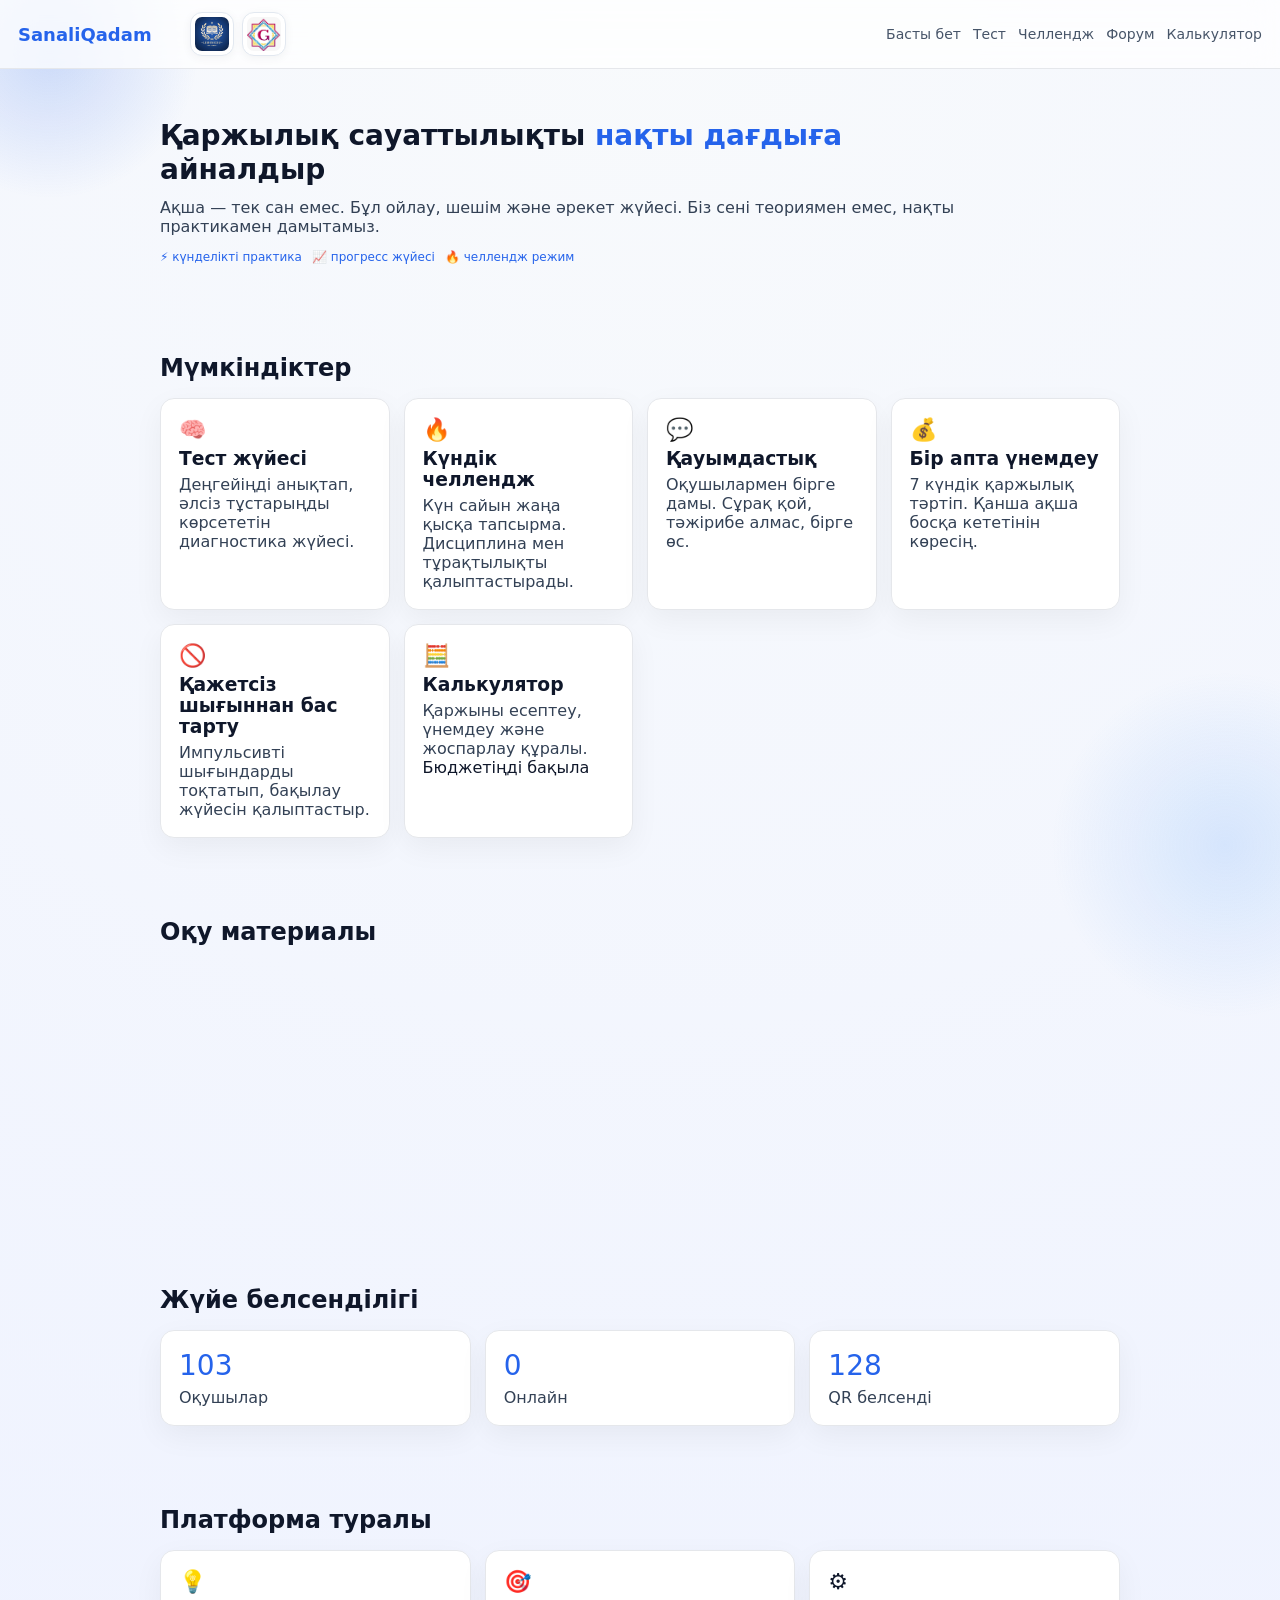
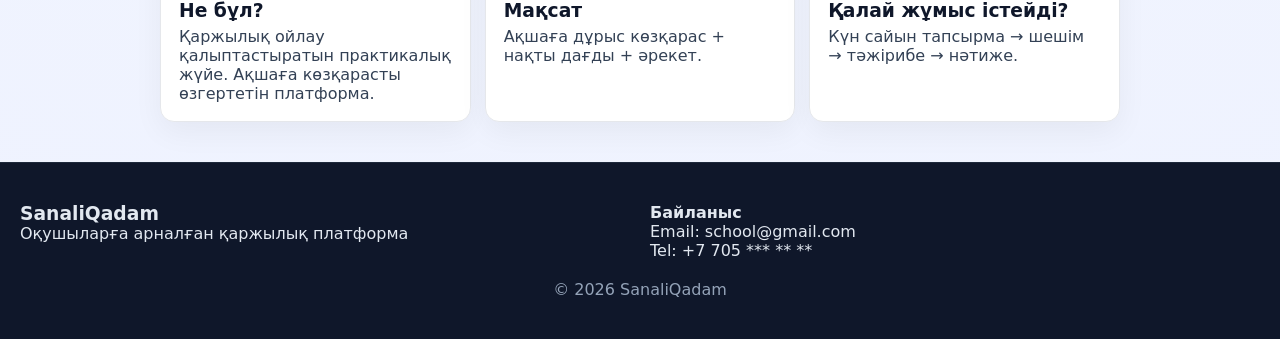
<file: index.html>
<!DOCTYPE html>
<html lang="kk">
<head>
<meta charset="utf-8">
<meta name="viewport" content="width=device-width, initial-scale=1">
<title>SanaliQadam</title>
<link rel="stylesheet" href="style.css">
</head>

<body>

<header class="main-header">

    <div class="header-left">
        <div class="logo">SanaliQadam</div>
    </div>

    <div class="header-center">
        <img src="img/logo1.jpg" class="logo-icon" title="Parl">
        <img src="img/logo2.jpeg" class="logo-icon" title="School">
    </div>

    <nav class="header-nav">
        <a href="index.html">Басты бет</a>
        <a href="test.html">Тест</a>
        <a href="challenge.html">Челлендж</a>
        <a href="forum.html">Форум</a>
        <a href="calc.html">Калькулятор</a>
    </nav>

</header>

<!-- HERO -->
<section class="hero fade">
    <div class="hero-box">
        <h1>Қаржылық сауаттылықты <span>нақты дағдыға</span> айналдыр</h1>

        <p>
            Ақша — тек сан емес. Бұл ойлау, шешім және әрекет жүйесі.
            Біз сені теориямен емес, нақты практикамен дамытамыз.
        </p>

        <div class="hero-badges">
            <span>⚡ күнделікті практика</span>
            <span>📈 прогресс жүйесі</span>
            <span>🔥 челлендж режим</span>
        </div>
    </div>
</section>

<!-- FEATURES -->
<section class="fade">
    <h2>Мүмкіндіктер</h2>

    <div class="grid">

        <a class="card" href="test.html">
            <div class="icon">🧠</div>
            <h3>Тест жүйесі</h3>
            <p>Деңгейіңді анықтап, әлсіз тұстарыңды көрсететін диагностика жүйесі.</p>
        </a>

        <a class="card" href="challenge.html">
            <div class="icon">🔥</div>
            <h3>Күндік челлендж</h3>
            <p>Күн сайын жаңа қысқа тапсырма. Дисциплина мен тұрақтылықты қалыптастырады.</p>    
        </a>

        <a class="card" href="forum.html">
            <div class="icon">💬</div>
            <h3>Қауымдастық</h3>
            <p>Оқушылармен бірге дамы. Сұрақ қой, тәжірибе алмас, бірге өс.</p> 
        </a>

        <a class="card" href="save.html">
            <div class="icon">💰</div>
            <h3>Бір апта үнемдеу</h3>
            <p>7 күндік қаржылық тәртіп. Қанша ақша босқа кететінін көресің.</p> 
        </a>

        <a class="card" href="impulse.html">
            <div class="icon">🚫</div>
            <h3>Қажетсіз шығыннан бас тарту</h3>
            <p>Импульсивті шығындарды тоқтатып, бақылау жүйесін қалыптастыр.</p> 
        </a>

        <!-- CALCULATOR -->
        <a class="card" href="calc.html">
            <div class="icon">🧮</div>
            <h3>Калькулятор</h3>
            <p>Қаржыны есептеу, үнемдеу және жоспарлау құралы.</p>
            <span class="hint">Бюджетіңді бақыла</span>
        </a>

    </div>
</section>

<!-- VIDEO -->
<section class="fade">
    <h2>Оқу материалы</h2>

	<div class="video">
	    <iframe width="1161" height="653" src="https://www.youtube.com/embed/3qI8qyip6tA?list=PL1zi6w66IrOctbJfv4SzRxbhUb30bmvwf" title="1-сабақ. Қаржылық сауаттылыққа кіріспе. Ақша қалай жинаймыз? Табысты болудың кілті" frameborder="0" allow="accelerometer; clipboard-write; encrypted-media; gyroscope; picture-in-picture; web-share" referrerpolicy="strict-origin-when-cross-origin" allowfullscreen></iframe>
	</div>
</section>

<!-- STATS -->
<section class="fade">
    <h2>Жүйе белсенділігі</h2>

    <div class="grid">

        <div class="card">
            <div class="stat" id="students">0</div>
            <p>Оқушылар</p>
        </div>

        <div class="card">
            <div class="stat" id="online">0</div>
            <p>Онлайн</p>
        </div>

        <div class="card">
            <div class="stat" id="qr">128</div>
            <p>QR белсенді</p>
        </div>

    </div>
</section>

<!-- ABOUT -->
<section class="fade">
    <h2>Платформа туралы</h2>

    <div class="grid">

        <div class="card">
            <div class="icon">💡</div>
            <h3>Не бұл?</h3>
            <p>
                Қаржылық ойлау қалыптастыратын практикалық жүйе. 
                Ақшаға көзқарасты өзгертетін платформа.
            </p>
        </div>

        <div class="card">
            <div class="icon">🎯</div>
            <h3>Мақсат</h3>
            <p>
                Ақшаға дұрыс көзқарас + нақты дағды + әрекет.
            </p>
        </div>

        <div class="card">
            <div class="icon">⚙️</div>
            <h3>Қалай жұмыс істейді?</h3>
            <p>
                Күн сайын тапсырма → шешім → тәжірибе → нәтиже.
            </p>
        </div>

    </div>
</section>

<!-- FOOTER -->
<footer>
    <div class="footer-grid">
        <div>
            <h3>SanaliQadam</h3>
            <p>Оқушыларға арналған қаржылық платформа</p>
        </div>

        <div>
            <h4>Байланыс</h4>
            <p>Email: school@gmail.com</p>
            <p>Tel: +7 705 *** ** **</p>
        </div>
    </div>

    <p class="footer-bottom">© 2026 SanaliQadam</p>
</footer>

<script src="script.js"></script>
</body>
</html>
</file>
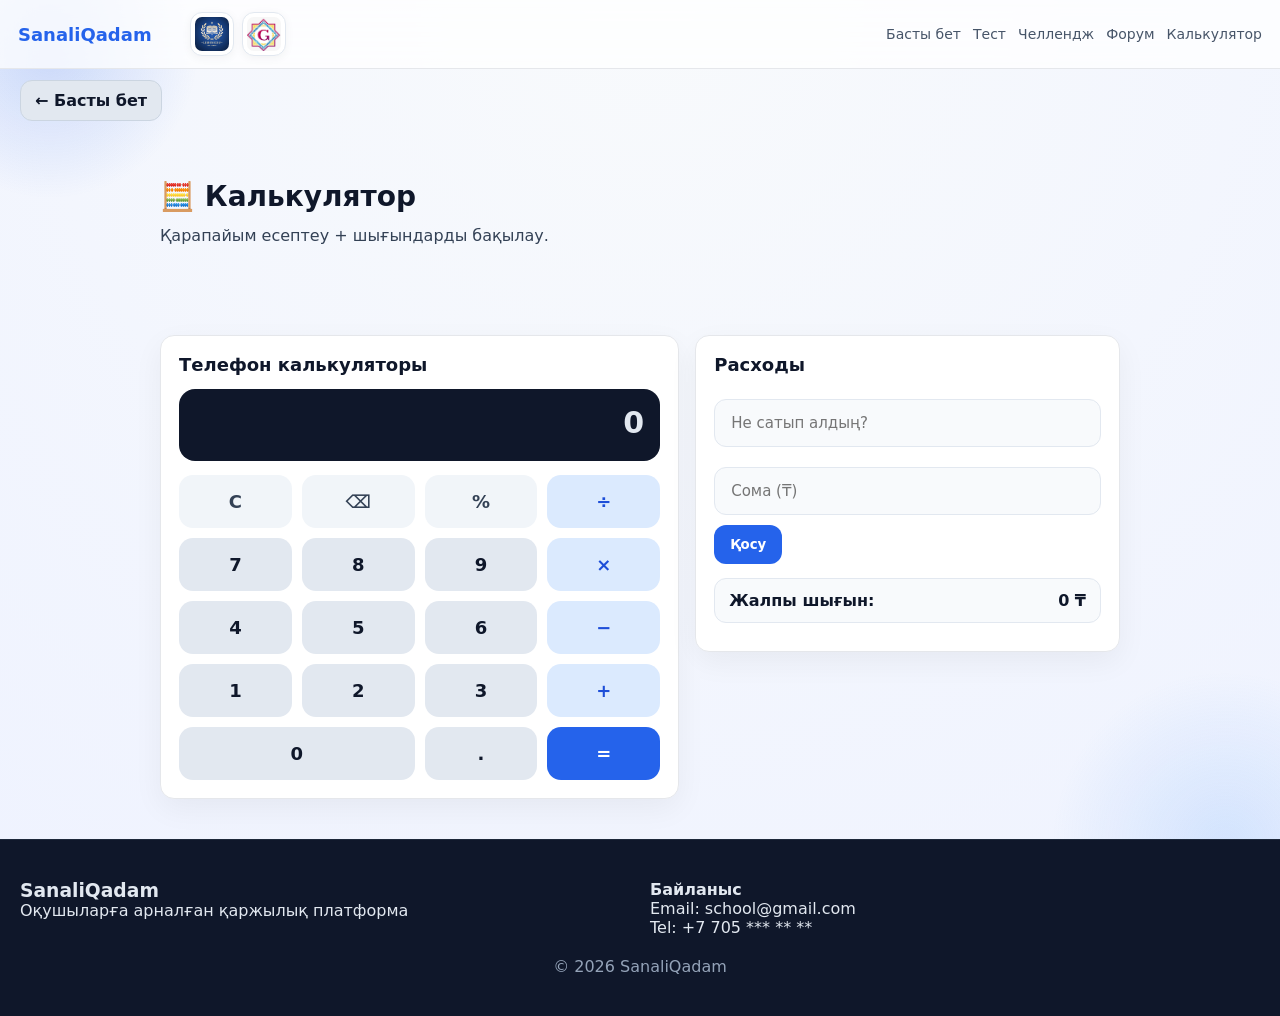
<file: calc.html>
<!DOCTYPE html>
<html lang="kk">
<head>
<meta charset="utf-8">
<meta name="viewport" content="width=device-width, initial-scale=1">
<meta name="viewport" content="width=device-width, initial-scale=1">
<title>SanaliQadam | Калькулятор</title>
<link rel="stylesheet" href="style.css">
</head>

<body>

<header class="main-header">

    <div class="header-left">
        <div class="logo">SanaliQadam</div>
    </div>

    <div class="header-center">
        <img src="img/logo1.jpg" class="logo-icon" title="School">
        <img src="img/logo2.jpeg" class="logo-icon" title="Parliament">
    </div>

    <nav class="header-nav">
        <a href="index.html">Басты бет</a>
        <a href="test.html">Тест</a>
        <a href="challenge.html">Челлендж</a>
        <a href="forum.html">Форум</a>
        <a href="calc.html">Калькулятор</a>
    </nav>

</header>

<div class="back-sticky fade">
    <a href="index.html" class="back-btn">← Басты бет</a>
</div>

<section class="hero fade">
    <div class="hero-box">
        <h1>🧮 Калькулятор</h1>
        <p>Қарапайым есептеу + шығындарды бақылау.</p>
    </div>
</section>

<section class="fade">
    <div class="calc-layout">

        <!-- CALCULATOR -->
        <div class="card calc-panel">
            <div class="calc-title">Телефон калькуляторы</div>

            <div id="calcDisplay" class="calc-display">0</div>

            <div class="calc-keys">
                <button class="calc-btn fn" data-action="clear">C</button>
                <button class="calc-btn fn" data-action="back">⌫</button>
                <button class="calc-btn fn" data-value="%">%</button>
                <button class="calc-btn op" data-value="/">÷</button>

                <button class="calc-btn" data-value="7">7</button>
                <button class="calc-btn" data-value="8">8</button>
                <button class="calc-btn" data-value="9">9</button>
                <button class="calc-btn op" data-value="*">×</button>

                <button class="calc-btn" data-value="4">4</button>
                <button class="calc-btn" data-value="5">5</button>
                <button class="calc-btn" data-value="6">6</button>
                <button class="calc-btn op" data-value="-">−</button>

                <button class="calc-btn" data-value="1">1</button>
                <button class="calc-btn" data-value="2">2</button>
                <button class="calc-btn" data-value="3">3</button>
                <button class="calc-btn op" data-value="+">+</button>

                <button class="calc-btn zero" data-value="0">0</button>
                <button class="calc-btn" data-value=".">.</button>
                <button class="calc-btn eq" data-action="equals">=</button>
            </div>
        </div>

        <!-- EXPENSES -->
        <div class="card expense-panel">
            <div class="calc-title">Расходы</div>

            <input id="expenseName" class="input" type="text" placeholder="Не сатып алдың?">
            <input id="expenseAmount" class="input" type="number" placeholder="Сома (₸)">

            <button id="addExpenseBtn" class="quiz-btn primary">Қосу</button>

            <div class="expense-summary">
                <div>Жалпы шығын:</div>
                <div id="totalExpense">0 ₸</div>
            </div>

            <div id="expenseList" class="expense-list"></div>
        </div>

    </div>
</section>

<footer>
    <div class="footer-grid">
        <div>
            <h3>SanaliQadam</h3>
            <p>Оқушыларға арналған қаржылық платформа</p>
        </div>

        <div>
            <h4>Байланыс</h4>
            <p>Email: school@gmail.com</p>
            <p>Tel: +7 705 *** ** **</p>
        </div>
    </div>

    <p class="footer-bottom">© 2026 SanaliQadam</p>
</footer>

<script src="calc.js"></script>
<script src="script.js"></script>
</body>
</html>
</file>
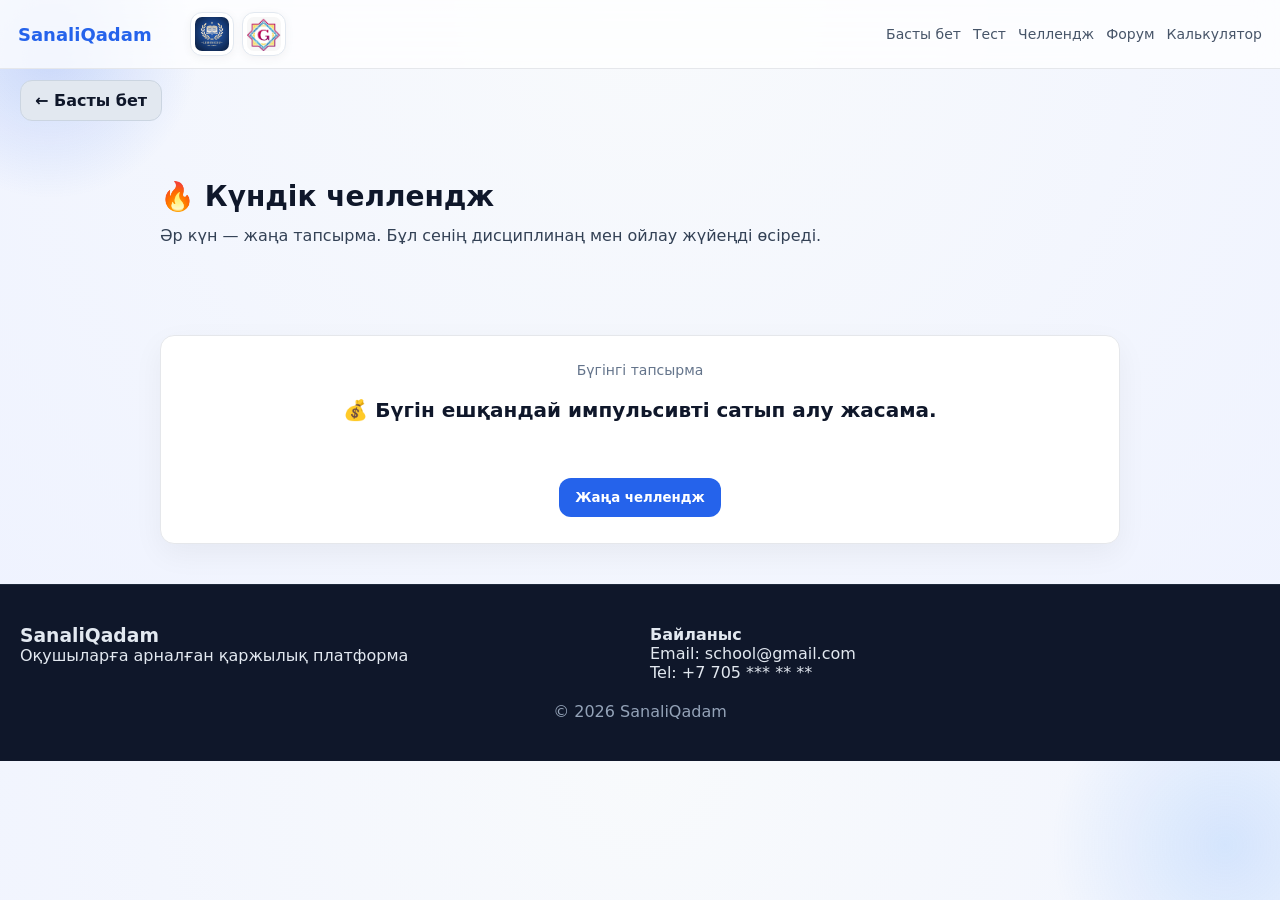
<file: challenge.html>
<!DOCTYPE html>
<html lang="kk">
<head>
<meta charset="utf-8">
<meta name="viewport" content="width=device-width, initial-scale=1">
<title>SanaliQadam | Челлендж</title>

<link rel="stylesheet" href="style.css">
</head>

<body>

<header class="main-header">

    <div class="header-left">
        <div class="logo">SanaliQadam</div>
    </div>

    <div class="header-center">
        <img src="img/logo1.jpg" class="logo-icon" title="School">
        <img src="img/logo2.jpeg" class="logo-icon" title="Parliament">
    </div>

    <nav class="header-nav">
        <a href="index.html">Басты бет</a>
        <a href="test.html">Тест</a>
        <a href="challenge.html">Челлендж</a>
        <a href="forum.html">Форум</a>
        <a href="calc.html">Калькулятор</a>
    </nav>

</header>

<!-- BACK BUTTON -->
<div class="back-sticky fade">
    <a href="index.html" class="back-btn">← Басты бет</a>
</div>

<!-- HERO -->
<section class="hero fade">
    <div class="hero-box">
        <h1>🔥 Күндік челлендж</h1>
        <p>Әр күн — жаңа тапсырма. Бұл сенің дисциплинаң мен ойлау жүйеңді өсіреді.</p>
    </div>
</section>

<!-- CHALLENGE BOX -->
<section class="fade">

    <div class="card challenge-card">

        <div class="challenge-title">Бүгінгі тапсырма</div>

        <div id="challengeText" class="challenge-text"></div>

        <button id="newChallenge" class="quiz-btn primary">
            Жаңа челлендж
        </button>

    </div>

</section>

<footer>
    <div class="footer-grid">
        <div>
            <h3>SanaliQadam</h3>
            <p>Оқушыларға арналған қаржылық платформа</p>
        </div>

        <div>
            <h4>Байланыс</h4>
            <p>Email: school@gmail.com</p>
            <p>Tel: +7 705 *** ** **</p>
        </div>
    </div>

    <p class="footer-bottom">© 2026 SanaliQadam</p>
</footer>

<script src="challenge.js"></script>
<script src="script.js"></script>

</body>
</html>
</file>
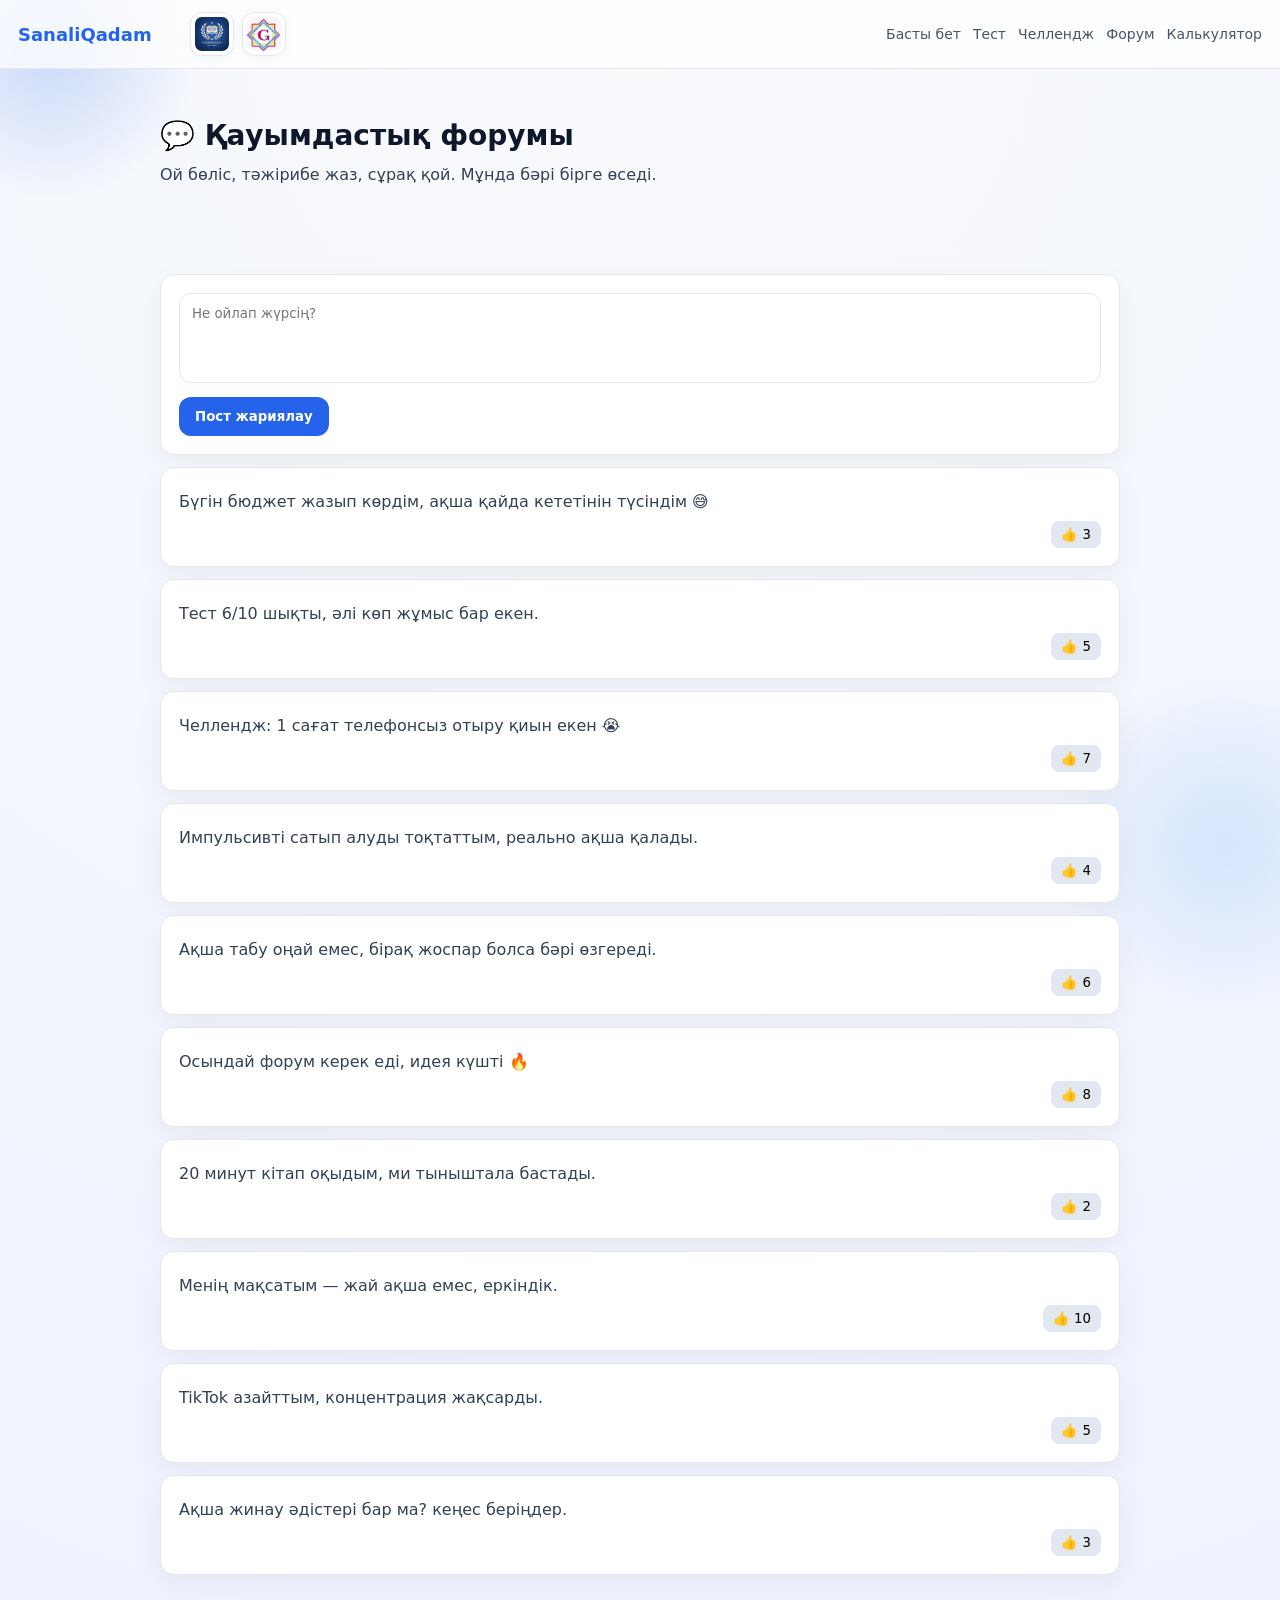
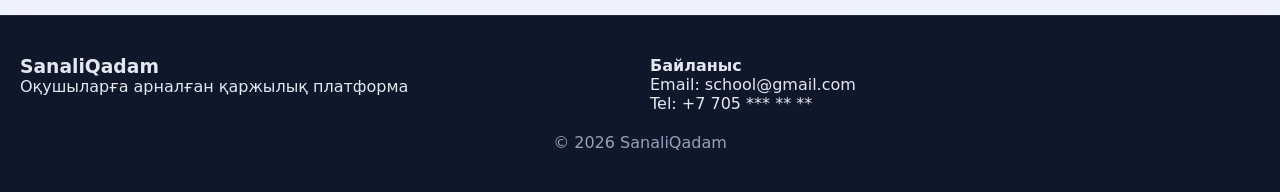
<file: forum.html>
<!DOCTYPE html>
<html lang="kk">
<head>
<meta charset="utf-8">
<meta name="viewport" content="width=device-width, initial-scale=1">
<title>SanaliQadam | Форум</title>

<link rel="stylesheet" href="style.css">
</head>

<body>

<header class="main-header">

    <div class="header-left">
        <div class="logo">SanaliQadam</div>
    </div>

    <div class="header-center">
        <img src="img/logo1.jpg" class="logo-icon" title="School">
        <img src="img/logo2.jpeg" class="logo-icon" title="Parliament">
    </div>

    <nav class="header-nav">
        <a href="index.html">Басты бет</a>
        <a href="test.html">Тест</a>
        <a href="challenge.html">Челлендж</a>
        <a href="forum.html">Форум</a>
        <a href="calc.html">Калькулятор</a>
    </nav>

</header>

<!-- HERO -->
<section class="hero fade">
    <div class="hero-box">
        <h1>💬 Қауымдастық форумы</h1>
        <p>Ой бөліс, тәжірибе жаз, сұрақ қой. Мұнда бәрі бірге өседі.</p>
    </div>
</section>

<!-- CREATE POST -->
<section class="fade">

    <div class="card forum-create">
        <textarea id="postInput" placeholder="Не ойлап жүрсің?"></textarea>
        <button id="postBtn" class="quiz-btn primary">Пост жариялау</button>
    </div>

    <!-- POSTS -->
    <div id="posts"></div>

</section>

<!-- FOOTER -->
<footer>
    <div class="footer-grid">
        <div>
            <h3>SanaliQadam</h3>
            <p>Оқушыларға арналған қаржылық платформа</p>
        </div>

        <div>
            <h4>Байланыс</h4>
            <p>Email: school@gmail.com</p>
            <p>Tel: +7 705 *** ** **</p>
        </div>
    </div>

    <p class="footer-bottom">© 2026 SanaliQadam</p>
</footer>

<script src="forum.js"></script>
<script src="script.js"></script>

</body>
</html>
</file>
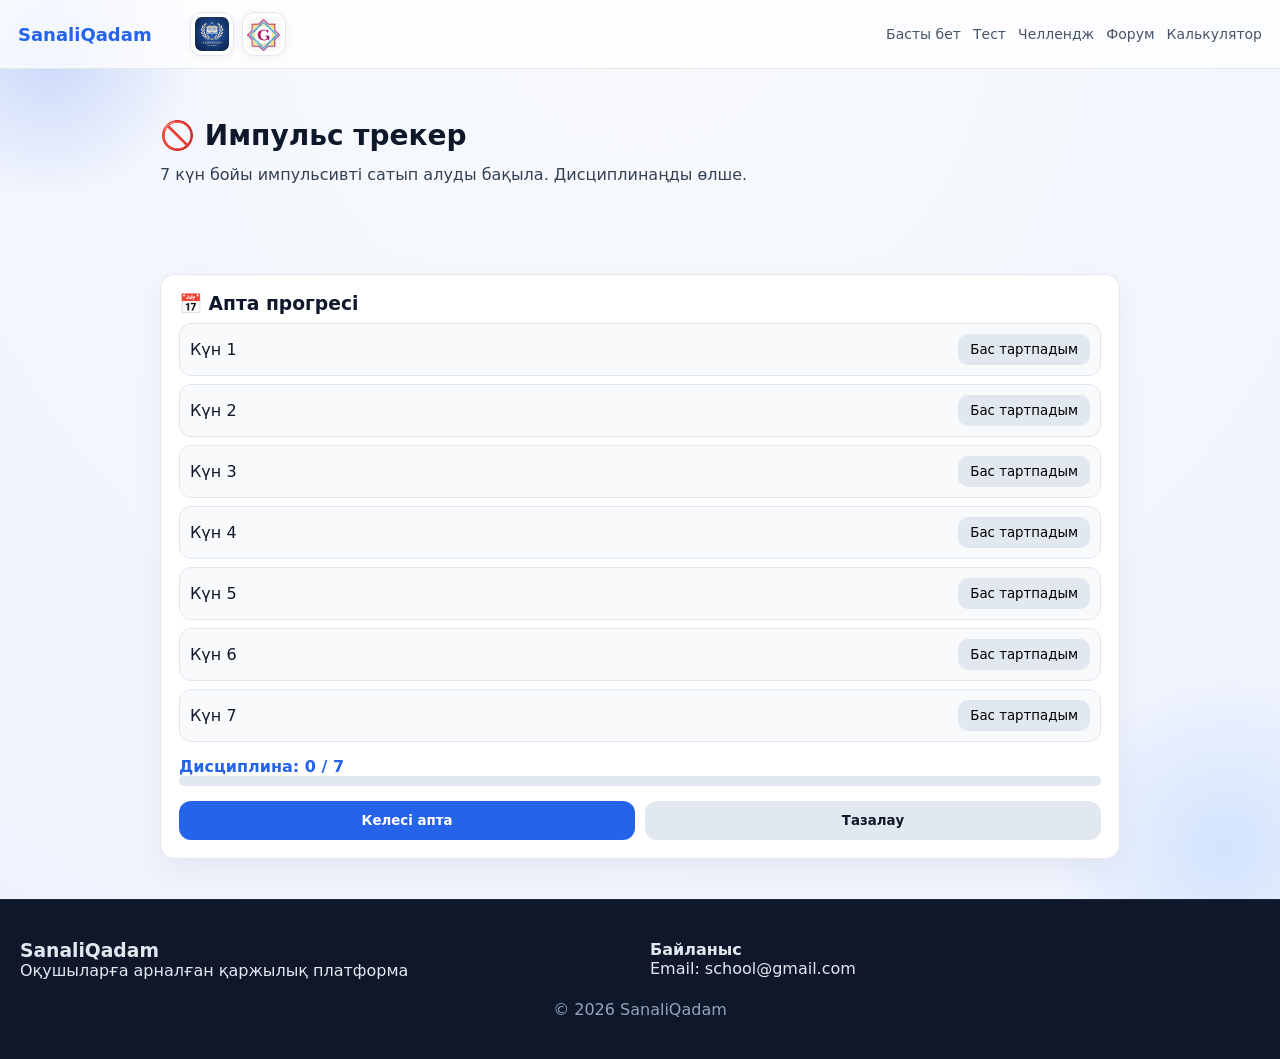
<file: impulse.html>
<!DOCTYPE html>
<html lang="kk">
<head>
<meta charset="utf-8">
<meta name="viewport" content="width=device-width, initial-scale=1">
<title>SanaliQadam | Импульс трекер</title>

<link rel="stylesheet" href="style.css">
</head>

<body>

<header class="main-header">

    <div class="header-left">
        <div class="logo">SanaliQadam</div>
    </div>

    <div class="header-center">
        <img src="img/logo1.jpg" class="logo-icon" title="School">
        <img src="img/logo2.jpeg" class="logo-icon" title="Parliament">
    </div>

    <nav class="header-nav">
        <a href="index.html">Басты бет</a>
        <a href="test.html">Тест</a>
        <a href="challenge.html">Челлендж</a>
        <a href="forum.html">Форум</a>
        <a href="calc.html">Калькулятор</a>
    </nav>

</header>

<section class="hero fade">
    <div class="hero-box">
        <h1>🚫 Импульс трекер</h1>
        <p>7 күн бойы импульсивті сатып алуды бақыла. Дисциплинаңды өлше.</p>
    </div>
</section>

<section class="fade">

   <div class="card">
    <h3>📅 Апта прогресі</h3>

    <div id="tracker"></div>

    <div class="impulse-summary">
        Дисциплина: <span id="score">0</span> / 7
    </div>

    <div class="progress-bar">
        <div id="fill" class="progress-fill"></div>
    </div>

    <div class="impulse-actions">
        <button id="nextWeek" class="quiz-btn primary">Келесі апта</button>
        <button id="resetWeek" class="quiz-btn secondary">Тазалау</button>
    </div>
</div>

</section>

<footer>
    <div class="footer-grid">
        <div>
            <h3>SanaliQadam</h3>
            <p>Оқушыларға арналған қаржылық платформа</p>
        </div>

        <div>
            <h4>Байланыс</h4>
            <p>Email: school@gmail.com</p>
        </div>
    </div>

    <p class="footer-bottom">© 2026 SanaliQadam</p>
</footer>

<script src="impulse.js"></script>
<script src="script.js"></script>

</body>
</html>
</file>
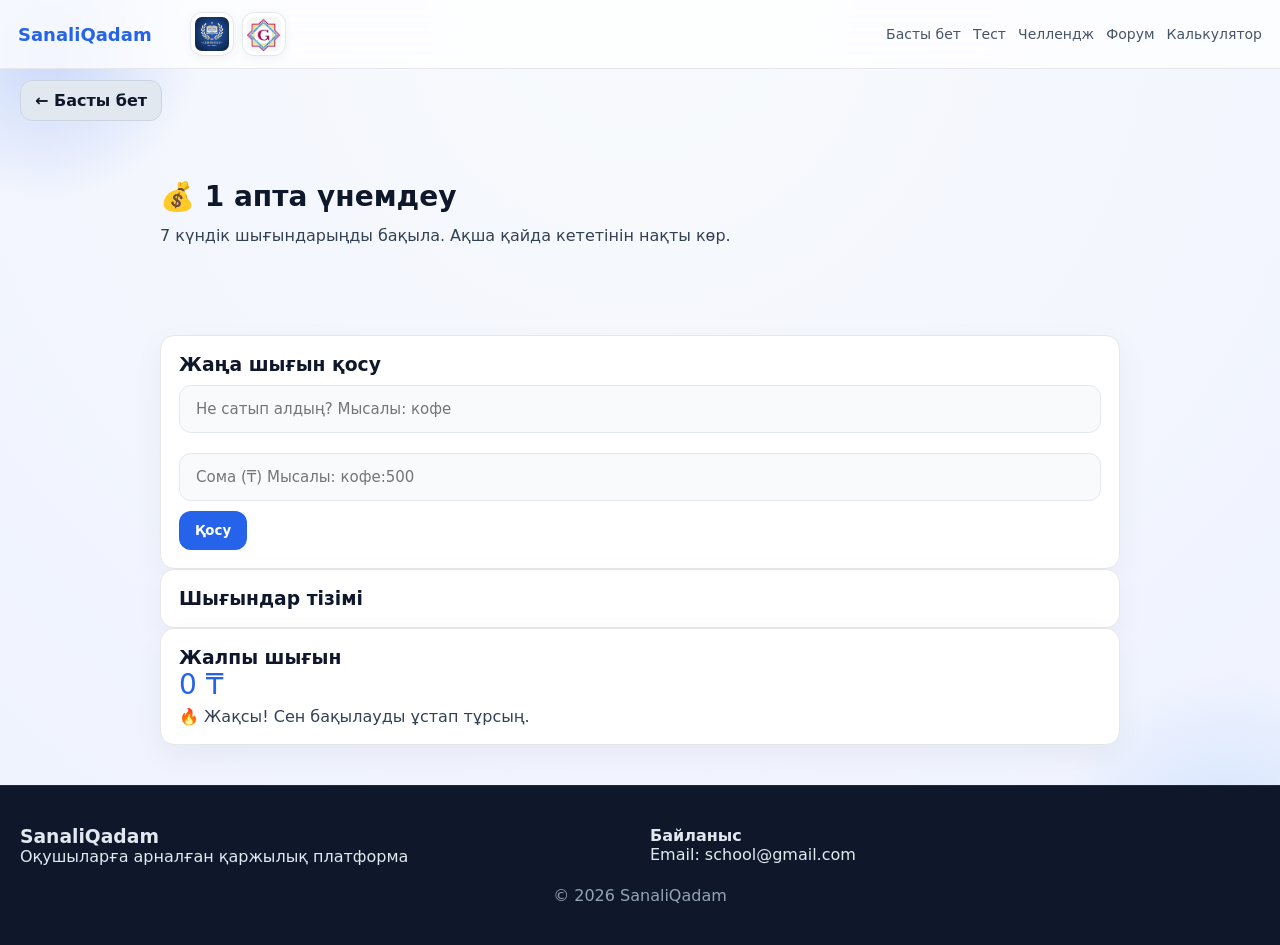
<file: save.html>
<!DOCTYPE html>
<html lang="kk">
<head>
<meta charset="utf-8">
<meta name="viewport" content="width=device-width, initial-scale=1">
<title>SanaliQadam | Үнемдеу</title>

<link rel="stylesheet" href="style.css">
</head>

<body>

<header class="main-header">

    <div class="header-left">
        <div class="logo">SanaliQadam</div>
    </div>

    <div class="header-center">
        <img src="img/logo1.jpg" class="logo-icon" title="School">
        <img src="img/logo2.jpeg" class="logo-icon" title="Parliament">
    </div>

    <nav class="header-nav">
        <a href="index.html">Басты бет</a>
        <a href="test.html">Тест</a>
        <a href="challenge.html">Челлендж</a>
        <a href="forum.html">Форум</a>
        <a href="calc.html">Калькулятор</a>
    </nav>

</header>

<div class="back-sticky fade">
    <a href="index.html" class="back-btn">← Басты бет</a>
</div>

<section class="hero fade">
    <div class="hero-box">
        <h1>💰 1 апта үнемдеу</h1>
        <p>7 күндік шығындарыңды бақыла. Ақша қайда кететінін нақты көр.</p>
    </div>
</section>

<section class="fade">

    <div class="card">

        <h3>Жаңа шығын қосу</h3>

        <input id="name" placeholder="Не сатып алдың? Мысалы: кофе" class="input">
        <input id="amount" type="number" placeholder="Сома (₸) Мысалы: кофе:500" class="input">

        <button id="addBtn" class="quiz-btn primary">Қосу</button>

    </div>

    <div class="card">
        <h3>Шығындар тізімі</h3>
        <div id="list"></div>
    </div>

    <div class="card">
        <h3>Жалпы шығын</h3>
        <div id="total" class="stat">0 ₸</div>
        <p id="advice"></p>
    </div>

</section>

<footer>
    <div class="footer-grid">
        <div>
            <h3>SanaliQadam</h3>
            <p>Оқушыларға арналған қаржылық платформа</p>
        </div>

        <div>
            <h4>Байланыс</h4>
            <p>Email: school@gmail.com</p>
        </div>
    </div>

    <p class="footer-bottom">© 2026 SanaliQadam</p>
</footer>

<script src="save.js"></script>
<script src="script.js"></script>

</body>
</html>
</file>
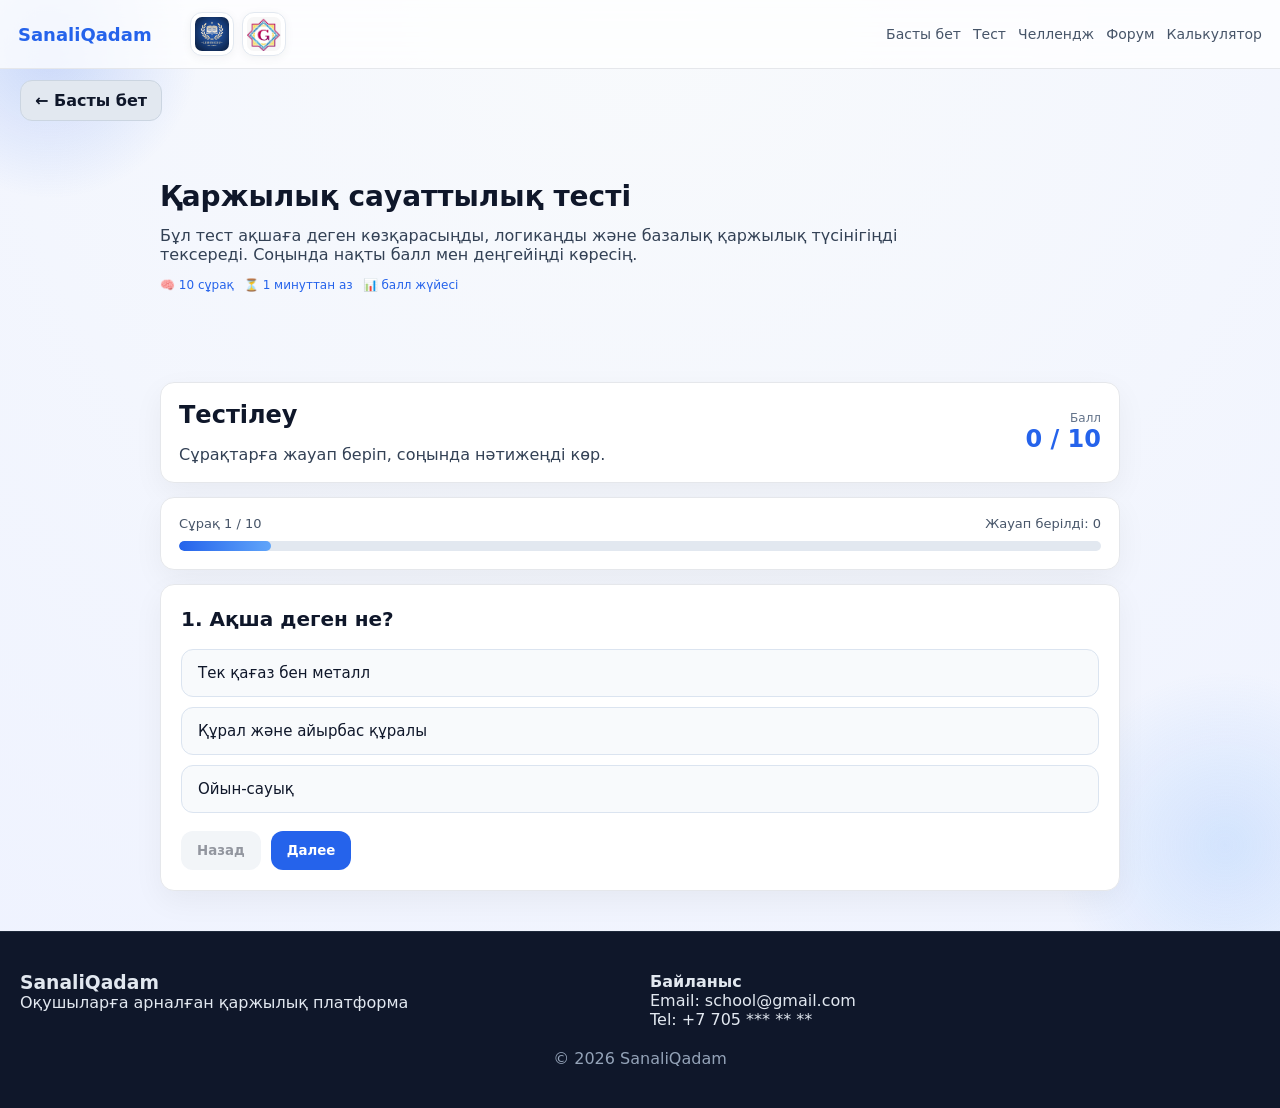
<file: test.html>
<!DOCTYPE html>
<html lang="kk">
<head>
<meta charset="utf-8">
<meta name="viewport" content="width=device-width, initial-scale=1">
<title>SanaliQadam | Тест</title>
<link rel="stylesheet" href="style.css">
</head>

<body>

<header class="main-header">

    <div class="header-left">
        <div class="logo">SanaliQadam</div>
    </div>

    <div class="header-center">
        <img src="img/logo1.jpg" class="logo-icon" title="School">
        <img src="img/logo2.jpeg" class="logo-icon" title="Parliament">
    </div>

    <nav class="header-nav">
        <a href="index.html">Басты бет</a>
        <a href="test.html">Тест</a>
        <a href="challenge.html">Челлендж</a>
        <a href="forum.html">Форум</a>
        <a href="calc.html">Калькулятор</a>
    </nav>

</header>

		<div class="back-sticky fade">
		    <a href="index.html" class="back-btn">← Басты бет</a>
		</div>

<section class="hero fade">
    <div class="hero-box">
        <h1>Қаржылық сауаттылық тесті</h1>
        <p>
            Бұл тест ақшаға деген көзқарасыңды, логикаңды және базалық қаржылық түсінігіңді тексереді.
            Соңында нақты балл мен деңгейіңді көресің.
        </p>

        <div class="hero-badges">
            <span>🧠 10 сұрақ</span>
            <span>⏳ 1 минуттан аз</span>
            <span>📊 балл жүйесі</span>
        </div>
    </div>
</section>

<section class="fade">
    <div class="test-top card">
        <div>
            <h2>Тестілеу</h2>
            <p>Сұрақтарға жауап беріп, соңында нәтижеңді көр.</p>
        </div>

        <div class="test-score-box">
            <div class="test-score-label">Балл</div>
            <div id="liveScore" class="test-score">0 / 10</div>
        </div>
    </div>

    <div class="progress-wrap card">
        <div class="progress-text">
            <span id="questionCount">Сұрақ 1 / 10</span>
            <span id="answeredCount">Жауап берілді: 0</span>
        </div>
        <div class="progress-bar">
            <div id="progressFill" class="progress-fill"></div>
        </div>
    </div>

    <div id="quizCard" class="card quiz-card">
        <div id="questionText" class="quiz-question"></div>
        <div id="options" class="quiz-options"></div>

        <div class="quiz-controls">
            <button id="prevBtn" class="quiz-btn secondary">Назад</button>
            <button id="nextBtn" class="quiz-btn primary">Далее</button>
            <button id="finishBtn" class="quiz-btn finish">Завершить</button>
        </div>
    </div>

    <div id="resultCard" class="card result-card" style="display:none;"></div>
</section>

<footer>
    <div class="footer-grid">
        <div>
            <h3>SanaliQadam</h3>
            <p>Оқушыларға арналған қаржылық платформа</p>
        </div>

        <div>
            <h4>Байланыс</h4>
            <p>Email: school@gmail.com</p>
            <p>Tel: +7 705 *** ** **</p>
        </div>
    </div>

    <p class="footer-bottom">© 2026 SanaliQadam</p>
</footer>

<script src="test.js"></script>
<script src="script.js"></script>
</body>
</html>
</file>
<file: style.css>
* {
    margin: 0;
    padding: 0;
    box-sizing: border-box;
    font-family: system-ui, Arial;
}

body {
    background: radial-gradient(circle at top, #f8fafc, #eef2ff);
    color: #0f172a;
    overflow-x: hidden;
}

/* HEADER */
header {
    display: flex;
    justify-content: space-between;
    padding: 16px 24px;
    background: rgba(255,255,255,0.7);
    backdrop-filter: blur(14px);
    border-bottom: 1px solid #e5e7eb;
    position: sticky;
    top: 0;
    z-index: 10;
    flex-wrap: wrap;
    gap: 10px;
}

.logo {
    font-weight: 700;
    color: #2563eb;
}

nav {
    display: flex;
    gap: 12px;
    flex-wrap: wrap;
}

nav a {
    text-decoration: none;
    color: #475569;
}

/* HERO */
.hero {
    padding: 50px 20px;
}

.hero-box {
    max-width: 800px;
}

.hero h1 {
    font-size: 28px;
    line-height: 1.2;
}

.hero h1 span {
    color: #2563eb;
}

.hero p {
    margin-top: 12px;
    color: #334155;
}

.hero-badges {
    margin-top: 14px;
    display: flex;
    gap: 10px;
    flex-wrap: wrap;
    font-size: 12px;
    color: #2563eb;
}

/* SECTIONS */
section {
    padding: 40px 20px;
    max-width: 1000px;
    margin: auto;
}

h2 {
    margin-bottom: 16px;
}

/* GRID */
.grid {
    display: grid;
    grid-template-columns: repeat(auto-fit, minmax(220px, 1fr));
    gap: 14px;
}

/* CARD */
.card {
    display: block;
    text-decoration: none;
    color: inherit;
    background: white;
    padding: 18px;
    border-radius: 14px;
    border: 1px solid #e5e7eb;
    box-shadow: 0 10px 30px rgba(0,0,0,0.05);
    transition: 0.25s;
}

.card:active {
    transform: scale(0.98);
}

.icon {
    font-size: 22px;
    margin-bottom: 6px;
}

.card p {
    margin-top: 6px;
    color: #334155;
}

/* CALC / CATEGORY CARD */
.cat-card {
    display: block;
    text-decoration: none;
    color: inherit;
    background: white;
    padding: 18px;
    border-radius: 14px;
    border: 1px solid #e5e7eb;
    box-shadow: 0 10px 30px rgba(0,0,0,0.05);
    transition: 0.25s;
}

.cat-card:hover {
    transform: translateY(-3px);
}

/* VIDEO */
.video iframe {
    width: 100%;
    height: 240px;
    border-radius: 12px;
    border: none;
}

/* STATS */
.stat {
    font-size: 28px;
    color: #2563eb;
}

/* FOOTER (DARK) */
footer {
    background: #0f172a;
    color: #e2e8f0;
    padding: 40px 20px;
    border-top: 1px solid #1e293b;
}

footer a {
    color: #93c5fd;
    text-decoration: none;
}

footer a:hover {
    color: #60a5fa;
}

.footer-grid {
    display: grid;
    grid-template-columns: 1fr 1fr;
    gap: 20px;
}

.footer-bottom {
    text-align: center;
    margin-top: 20px;
    color: #94a3b8;
}

/* ANIMATION */
.fade {
    opacity: 0;
    transform: translateY(10px);
    transition: 0.5s;
}

.fade.show {
    opacity: 1;
    transform: translateY(0);
}

/* BACKGROUND FLOAT */
body::before,
body::after {
    content: "";
    position: fixed;
    z-index: -1;
}

body::before {
    top: -100px;
    left: -100px;
    width: 300px;
    height: 300px;
    background: radial-gradient(circle, #2563eb33, transparent 70%);
    animation: float1 8s infinite alternate;
}

body::after {
    bottom: -120px;
    right: -120px;
    width: 350px;
    height: 350px;
    background: radial-gradient(circle, #60a5fa33, transparent 70%);
    animation: float2 10s infinite alternate;
}

@keyframes float1 {
    from { transform: translateY(0px); }
    to { transform: translateY(30px); }
}

@keyframes float2 {
    from { transform: translateY(0px); }
    to { transform: translateY(-40px); }
}

/* 📱 MOBILE FIX */
@media (max-width: 600px) {

    .hero h1 {
        font-size: 22px;
    }

    section {
        padding: 28px 16px;
    }

    .card p {
        font-size: 14px;
    }

    nav {
        width: 100%;
        justify-content: space-between;
        margin-top: 10px;
    }

    nav a {
        font-size: 13px;
    }

    .grid {
        grid-template-columns: repeat(2, 1fr);
        gap: 10px;
    }

    .card {
        padding: 14px;
    }

    .footer-grid {
        grid-template-columns: 1fr;
    }
}

/* extra small phones */
@media (max-width: 420px) {
    .grid {
        grid-template-columns: repeat(2, 1fr);
    }
}



/* TEST */

/* ACTIVE LINK */
nav a.active-link {
    color: #2563eb;
    font-weight: 700;
}

/* TEST TOP */
.test-top {
    display: flex;
    justify-content: space-between;
    align-items: center;
    gap: 16px;
    margin-bottom: 14px;
}

.test-score-box {
    min-width: 120px;
    text-align: right;
}

.test-score-label {
    font-size: 12px;
    color: #64748b;
}

.test-score {
    font-size: 24px;
    font-weight: 800;
    color: #2563eb;
}

/* PROGRESS */
.progress-wrap {
    margin-bottom: 14px;
}

.progress-text {
    display: flex;
    justify-content: space-between;
    gap: 12px;
    font-size: 13px;
    color: #475569;
    margin-bottom: 10px;
}

.progress-bar {
    width: 100%;
    height: 10px;
    background: #e2e8f0;
    border-radius: 999px;
    overflow: hidden;
}

.progress-fill {
    height: 100%;
    width: 0%;
    border-radius: 999px;
    background: linear-gradient(90deg, #2563eb, #60a5fa);
    transition: width 0.3s ease;
}

/* QUIZ */
.quiz-card {
    padding: 20px;
}

.quiz-question {
    font-size: 20px;
    font-weight: 700;
    line-height: 1.4;
    margin-bottom: 16px;
}

.quiz-options {
    display: grid;
    gap: 10px;
}

.option-btn {
    width: 100%;
    text-align: left;
    padding: 14px 16px;
    border-radius: 12px;
    border: 1px solid #dbe4f0;
    background: #f8fafc;
    color: #0f172a;
    cursor: pointer;
    transition: 0.2s;
    font-size: 15px;
}

.option-btn:hover {
    transform: translateY(-1px);
    background: #eef2ff;
}

.option-btn.selected {
    border-color: #2563eb;
    background: #dbeafe;
}

.option-btn.correct {
    border-color: #22c55e;
    background: #dcfce7;
}

.option-btn.wrong {
    border-color: #ef4444;
    background: #fee2e2;
}

.quiz-controls {
    display: flex;
    gap: 10px;
    margin-top: 18px;
    flex-wrap: wrap;
}

.quiz-btn {
    padding: 12px 16px;
    border: none;
    border-radius: 12px;
    cursor: pointer;
    font-weight: 600;
    transition: 0.2s;
}

.quiz-btn:disabled {
    opacity: 0.45;
    cursor: not-allowed;
}

.quiz-btn.primary {
    background: #2563eb;
    color: white;
}

.quiz-btn.secondary {
    background: #e2e8f0;
    color: #0f172a;
}

.quiz-btn.finish {
    background: #0f172a;
    color: white;
}

/* RESULT */
.result-card {
    text-align: center;
    padding: 24px;
}

.result-score {
    font-size: 44px;
    font-weight: 900;
    color: #2563eb;
    margin: 8px 0;
}

.result-percent {
    font-size: 18px;
    color: #475569;
    margin-bottom: 8px;
}

.result-level {
    font-size: 22px;
    font-weight: 700;
    margin-bottom: 10px;
}

.result-text {
    color: #334155;
    margin-bottom: 10px;
}

.result-small {
    color: #64748b;
    font-size: 14px;
    margin-bottom: 18px;
}

.result-actions {
    display: flex;
    justify-content: center;
}

.back-sticky {
    position: sticky;
    top: 70px;
    z-index: 9;
    padding: 10px 20px;
}

.back-btn {
    display: inline-block;
    padding: 10px 14px;
    border-radius: 12px;
    background: #e2e8f0; /* убрали прозрачность */
    color: #0f172a;
    text-decoration: none;
    font-weight: 600;
    border: 1px solid #cbd5e1;
    transition: 0.2s;
}

.back-btn:hover {
    background: #cbd5e1;
    transform: translateY(-1px);
}

/* Challenge */
.challenge-card {
    text-align: center;
    padding: 26px;
}

.challenge-title {
    font-size: 14px;
    color: #64748b;
    margin-bottom: 10px;
}

.challenge-text {
    font-size: 20px;
    font-weight: 700;
    margin: 20px 0;
    min-height: 60px;
    opacity: 0;
    transform: translateY(10px);
    transition: 0.3s;
}

.challenge-text.show {
    opacity: 1;
    transform: translateY(0);
}


/*FORUM*/
.forum-create textarea {
    width: 100%;
    min-height: 90px;
    padding: 12px;
    border-radius: 12px;
    border: 1px solid #e2e8f0;
    resize: none;
    font-family: inherit;
    margin-bottom: 10px;
    outline: none;
}

.forum-create textarea:focus {
    border-color: #2563eb;
}

.forum-post {
    margin-top: 12px;
    animation: fadeIn 0.3s ease;
}

.post-actions {
    margin-top: 10px;
    display: flex;
    justify-content: flex-end;
}

.post-actions button {
    background: #e2e8f0;
    border: none;
    padding: 6px 10px;
    border-radius: 8px;
    cursor: pointer;
    transition: 0.2s;
}

.post-actions button:hover {
    background: #cbd5e1;
}

@keyframes fadeIn {
    from {
        opacity: 0;
        transform: translateY(8px);
    }
    to {
        opacity: 1;
        transform: translateY(0);
    }
}

/*SAVE*/

.save-item {
    margin-top: 10px;
}

.save-row {
    display: flex;
    justify-content: space-between;
    align-items: center;
}

.check-btn {
    border: none;
    padding: 8px 10px;
    border-radius: 10px;
    cursor: pointer;
    background: #e2e8f0;
    transition: 0.2s;
}

.check-btn.active {
    background: #22c55e;
    color: white;
}
.input {
    width: 100%;
    padding: 14px 16px;
    margin-top: 10px;
    margin-bottom: 10px;

    border-radius: 12px;
    border: 1px solid #e2e8f0;

    background: #f8fafc;
    color: #0f172a;

    font-size: 15px;
    outline: none;

    transition: 0.2s;
}

/* hover */
.input:hover {
    border-color: #cbd5e1;
}

/* focus (главное улучшение) */
.input:focus {
    border-color: #2563eb;
    background: white;
    box-shadow: 0 0 0 3px rgba(37, 99, 235, 0.15);
}

/* убираем стрелки у number */
.input[type="number"]::-webkit-outer-spin-button,
.input[type="number"]::-webkit-inner-spin-button {
    -webkit-appearance: none;
    margin: 0;
}

/*impulse*/
.impulse-row {
    display: flex;
    justify-content: space-between;
    align-items: center;

    padding: 10px;
    margin-top: 8px;

    border: 1px solid #e2e8f0;
    border-radius: 12px;
    background: #f8fafc;
}

.check-btn {
    border: none;
    padding: 8px 12px;
    border-radius: 10px;
    cursor: pointer;
    background: #e2e8f0;
    transition: 0.2s;
}

.check-btn.active {
    background: #22c55e;
    color: white;
}

.impulse-summary {
    margin-top: 15px;
    font-weight: 700;
    color: #2563eb;
}

.impulse-actions {
    display: flex;
    gap: 10px;
    margin-top: 15px;
}

.impulse-actions button {
    flex: 1;
}

/*calc*/


.calc-layout {
    display: grid;
    grid-template-columns: 1.1fr 0.9fr;
    gap: 16px;
    align-items: start;
}

.calc-panel,
.expense-panel {
    padding: 18px;
}

.calc-title {
    font-size: 18px;
    font-weight: 700;
    margin-bottom: 14px;
}

.calc-display {
    width: 100%;
    min-height: 72px;
    padding: 16px;
    border-radius: 16px;
    background: #0f172a;
    color: #e2e8f0;
    font-size: 30px;
    font-weight: 800;
    text-align: right;
    overflow: hidden;
    word-break: break-all;
    margin-bottom: 14px;
}

.calc-keys {
    display: grid;
    grid-template-columns: repeat(4, 1fr);
    gap: 10px;
}

.calc-btn {
    border: none;
    border-radius: 14px;
    padding: 16px 0;
    font-size: 18px;
    font-weight: 700;
    background: #e2e8f0;
    color: #0f172a;
    cursor: pointer;
    transition: 0.2s;
}

.calc-btn:hover {
    transform: translateY(-1px);
    background: #cbd5e1;
}

.calc-btn.op {
    background: #dbeafe;
    color: #1d4ed8;
}

.calc-btn.fn {
    background: #f1f5f9;
    color: #334155;
}

.calc-btn.eq {
    background: #2563eb;
    color: white;
}

.calc-btn.zero {
    grid-column: span 2;
}

.expense-summary {
    display: flex;
    justify-content: space-between;
    align-items: center;
    margin: 14px 0 10px;
    padding: 12px 14px;
    border-radius: 12px;
    background: #f8fafc;
    border: 1px solid #e2e8f0;
    font-weight: 700;
}

.expense-list {
    display: grid;
    gap: 10px;
}

.expense-item {
    display: flex;
    justify-content: space-between;
    align-items: center;
    padding: 12px 14px;
    border-radius: 12px;
    border: 1px solid #e2e8f0;
    background: white;
}

.expense-sub {
    color: #64748b;
    font-size: 13px;
    margin-top: 3px;
}

.expense-del {
    border: none;
    width: 34px;
    height: 34px;
    border-radius: 10px;
    cursor: pointer;
    background: #fee2e2;
    color: #b91c1c;
    font-weight: 700;
}

@media (max-width: 900px) {
    .calc-layout {
        grid-template-columns: 1fr;
    }
}

@media (max-width: 600px) {
    .calc-keys {
        gap: 8px;
    }

    .calc-btn {
        padding: 14px 0;
        font-size: 16px;
    }

    .calc-display {
        font-size: 24px;
    }
}




.main-header {
    display: flex;
    align-items: center;
    justify-content: space-between;

    padding: 12px 18px;
    background: rgba(255,255,255,0.75);
    backdrop-filter: blur(16px);

    border-bottom: 1px solid #e5e7eb;

    position: sticky;
    top: 0;
    z-index: 50;

    gap: 10px;
}

.header-left .logo {
    font-weight: 800;
    font-size: 18px;
    color: #2563eb;
    white-space: nowrap;
}

.header-center {
    display: flex;
    align-items: center;
    gap: 10px;
}

.logo-icon {
    width: 26px;
    height: 26px;
    object-fit: contain;
    transition: 0.2s;
    cursor: pointer;
}

.logo-icon:hover {
    transform: scale(1.1);
}

.header-nav {
    display: flex;
    gap: 12px;
    flex-wrap: wrap;
}

.header-nav a {
    text-decoration: none;
    color: #475569;
    font-size: 14px;
    transition: 0.2s;
}

.header-nav a:hover {
    color: #2563eb;
}

/* MOBILE */
@media (max-width: 600px) {
    .header-nav {
        width: 100%;
        justify-content: space-between;
        font-size: 12px;
    }

    .logo-icon {
        width: 22px;
        height: 22px;
    }
}

.logo-icon {
    width: 44px;
    height: 44px;

    object-fit: cover;

    border-radius: 12px;

    background: white;
    border: 1px solid #e2e8f0;

    padding: 4px;

    cursor: pointer;

    transition: 0.25s ease;

    box-shadow: 0 2px 10px rgba(0,0,0,0.05);
}

.logo-icon:hover {
    transform: scale(1.12);
    box-shadow: 0 8px 20px rgba(37, 99, 235, 0.15);
}

/* чтобы центр выглядел ровно */
.header-center {
    display: flex;
    align-items: center;
    gap: 14px;
}

/* мобильная адаптация */
@media (max-width: 600px) {
    .logo-icon {
        width: 34px;
        height: 34px;
        padding: 3px;
    }
}

@media (min-width: 601px) {

    .main-header {
        justify-content: flex-start;
        gap: 20px;
    }

    .header-left {
        display: flex;
        align-items: center;
        margin-right: 10px;
    }

    .header-center {
        display: flex;
        align-items: center;
        gap: 8px;

        margin-left: 8px;
    }

    .header-nav {
        margin-left: auto;
    }
}
</file>
